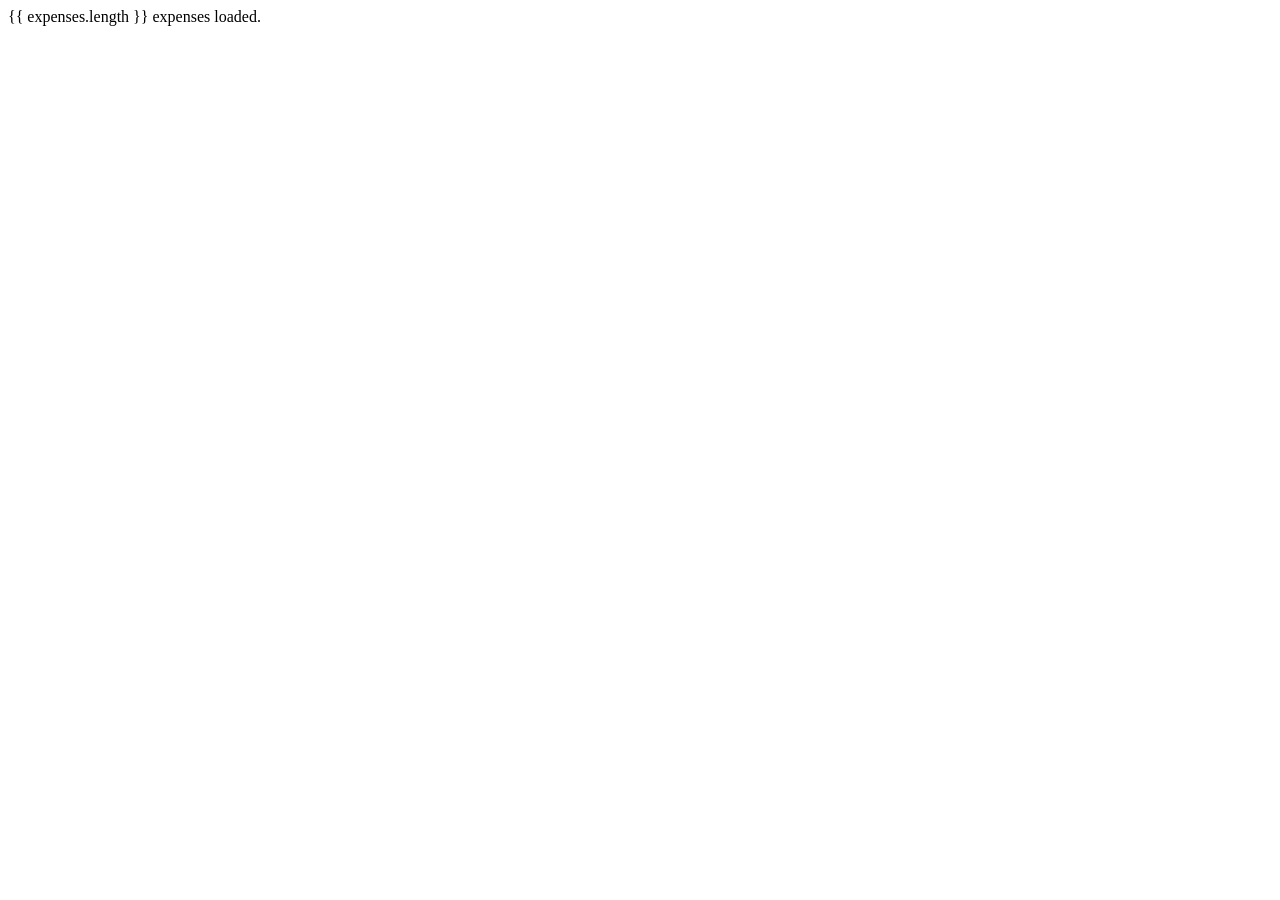
<file: cmps3141-hci-26s1-as-3-amber-bobby/expenses/index.html>
<!--CMPS3141-HCI - AS3-26S1
Collaborators:
Date: Sept.17.26
 -->
<!DOCTYPE html>
<html lang="en">
  <head>
    <meta charset="UTF-8" />
    <meta name="viewport" content="width=device-width, initial-scale=1.0" />
    <title>Expenses</title>
    <link rel="stylesheet" href="style.css" />
  </head>
  <body>
    <div id="app">
      <!-- Replace cmps3141-as3-css_app-25s1 below with your repo name (cmps3141-as3-css_app-24s1-yourusername) so you can save!  -->
      <ma-data
        v-model="expenses"
        src="https://github.com/UB-CMPS3141/as3-css_app-25s1/expenses/data.json"
      ></ma-data>

      <!-- App YOUR UI here -->

      <!-- Delete this line when you write your actual UI -->
      {{ expenses.length }} expenses loaded.
    </div>

    <script src="index.js" type="module"></script>
  </body>
</html>
</file>
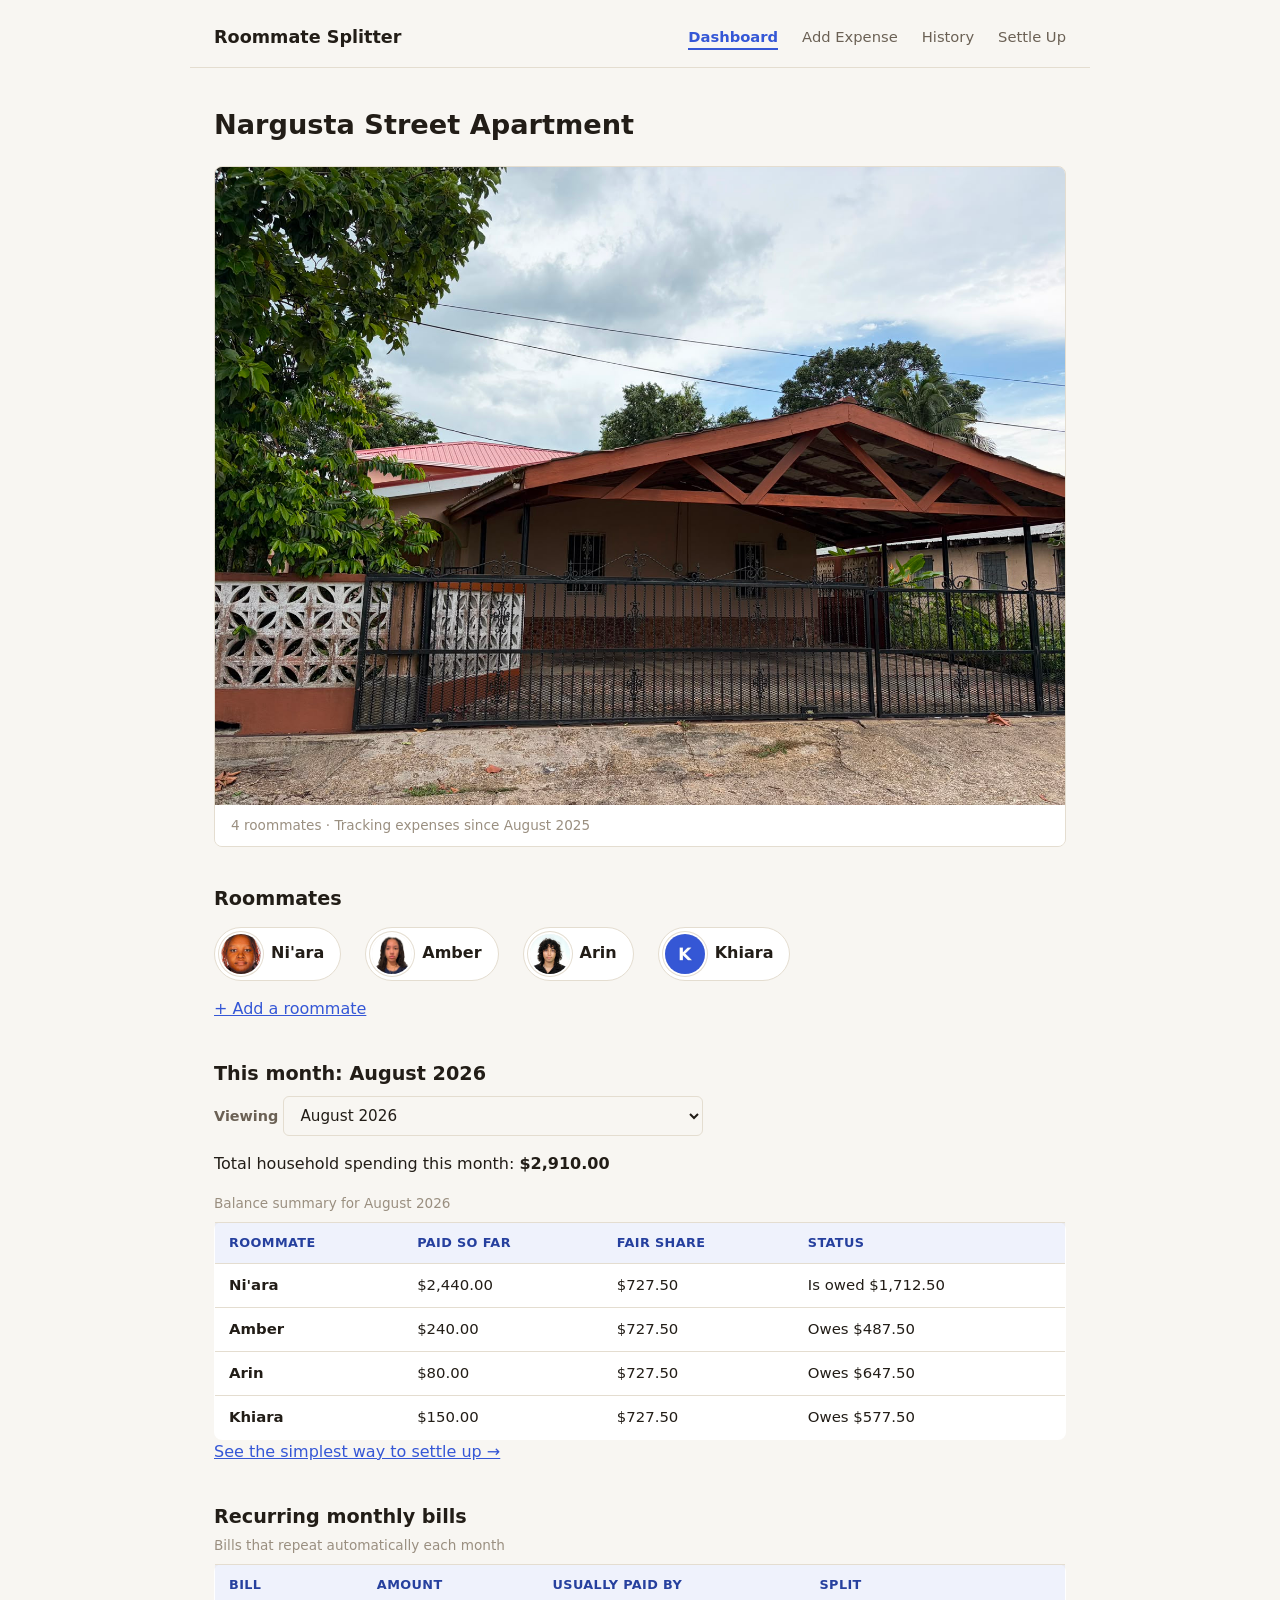
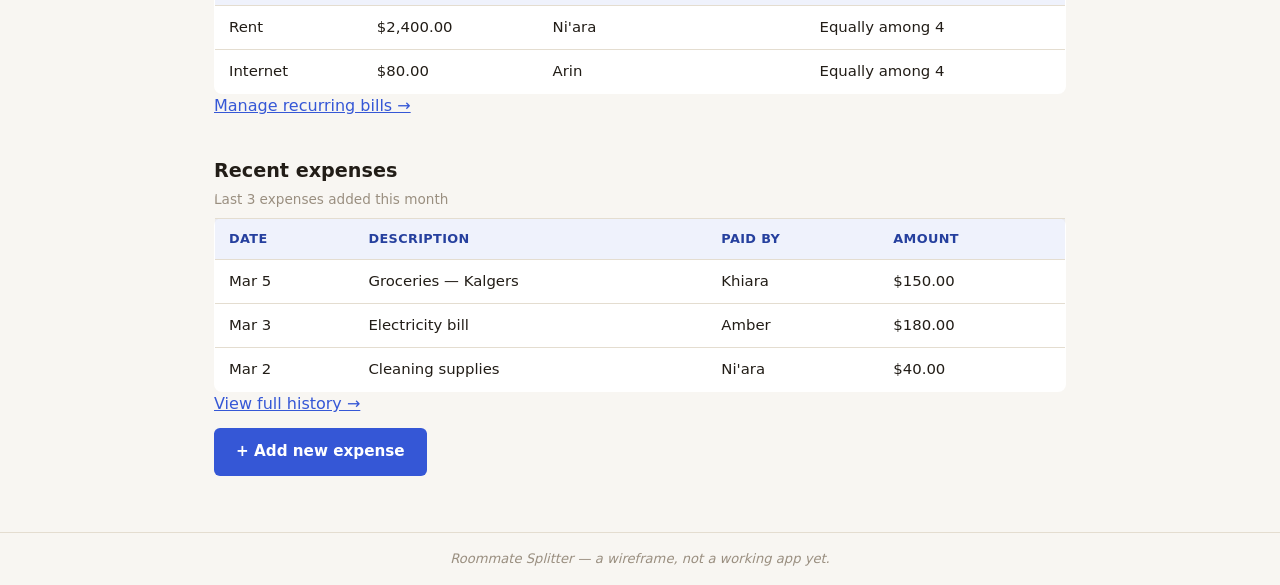
<file: cmps3141-hci-26s1-as-3-amber-bobby/expenses/exercise 2/index.html>
<!DOCTYPE html>
<html lang="en">
<head>
  <meta charset="UTF-8">
  <meta name="viewport" content="width=device-width, initial-scale=1.0">
  <title>21 Nargusta Street — Roommate Splitter</title>
  <meta name="description" content="Dashboard showing shared household expenses and balances for Nargusta Street apartment.">
</head>
<body>
  <link rel="stylesheet" href="style.css">
  <link href="index.js">
 
  
  <a class="skip-link" href="#main">Skip to main content</a>

  <header>
    <p class="site-title">Roommate Splitter</p>
    <nav aria-label="Primary">
      <ul>
        <li><a href="index.html" aria-current="page">Dashboard</a></li>
        <li><a href="add-expense.html">Add Expense</a></li>
        <li><a href="history.html">History</a></li>
        <li><a href="settle-up.html">Settle Up</a></li>

      </ul>
    </nav>
  </header>

  <main id="main">
    <h1>Nargusta Street Apartment</h1>

    <figure>
      <img src="images/house.jpeg" alt="Photo of the Nargusta Street apartment building, gated entrance and covered carport" width="500" height="300">
      <figcaption>4 roommates · Tracking expenses since <time datetime="2025-08-01">August 2025</time></figcaption>
    </figure>

    <section aria-labelledby="members-heading">
      <h2 id="members-heading">Roommates</h2>
      <ul class="member-list">
        <li>
          <img src="images/niara.jpeg" alt="" width="48" height="48">
          Ni'ara
        </li>
        <li>
          <img src="images/amber.jpeg" alt="" width="48" height="48">
          Amber
        </li>
        <li>
          <img src="images/arin.jpeg" alt="" width="48" height="48">
          Arin
        </li>
        <li>
          <img src="images/khiara.jpg" alt="" width="48" height="48">
          Khiara
        </li>
      </ul>
      <p><a href="add-expense.html">+ Add a roommate</a></p>
    </section>

    <section aria-labelledby="month-heading">
      <h2 id="month-heading">This month: August 2026</h2>
      <p>
        <label for="month-select">Viewing</label>
        <select id="month-select" name="month-select">
          <option selected>August 2026</option>
          <option>July 2026</option>
          <option>June 2026</option>
          <option>May 2026</option>
          <option>April 2026</option>
          <option>March 2026</option>
          <option>February 2026</option>
          <option>January 2026</option>
        </select>
      </p>
      <p>Total household spending this month: <strong>$2,910.00</strong></p>

      <table>
        <caption>Balance summary for August 2026</caption>
        <thead>
          <tr>
            <th scope="col">Roommate</th>
            <th scope="col">Paid so far</th>
            <th scope="col">Fair share</th>
            <th scope="col">Status</th>
          </tr>
        </thead>
        <tbody>
          <tr>
            <th scope="row">Ni'ara</th>
            <td>$2,440.00</td>
            <td>$727.50</td>
            <td>Is owed $1,712.50</td>
          </tr>
          <tr>
            <th scope="row">Amber</th>
            <td>$240.00</td>
            <td>$727.50</td>
            <td>Owes $487.50</td>
          </tr>
          <tr>
            <th scope="row">Arin</th>
            <td>$80.00</td>
            <td>$727.50</td>
            <td>Owes $647.50</td>
          </tr>
          <tr>
            <th scope="row">Khiara</th>
            <td>$150.00</td>
            <td>$727.50</td>
            <td>Owes $577.50</td>
          </tr>
        </tbody>
      </table>

      <p><a href="settle-up.html">See the simplest way to settle up →</a></p>
    </section>

    <section aria-labelledby="recurring-heading">
      <h2 id="recurring-heading">Recurring monthly bills</h2>
      <table>
        <caption>Bills that repeat automatically each month</caption>
        <thead>
          <tr>
            <th scope="col">Bill</th>
            <th scope="col">Amount</th>
            <th scope="col">Usually paid by</th>
            <th scope="col">Split</th>
          </tr>
        </thead>
        <tbody>
          <tr>
            <td>Rent</td>
            <td>$2,400.00</td>
            <td>Ni'ara</td>
            <td>Equally among 4</td>
          </tr>
          <tr>
            <td>Internet</td>
            <td>$80.00</td>
            <td>Arin</td>
            <td>Equally among 4</td>
          </tr>
        </tbody>
      </table>
      <p><a href="add-expense.html">Manage recurring bills →</a></p>
    </section>

    <section aria-labelledby="recent-heading">
      <h2 id="recent-heading">Recent expenses</h2>
      <table>
        <caption>Last 3 expenses added this month</caption>
        <thead>
          <tr>
            <th scope="col">Date</th>
            <th scope="col">Description</th>
            <th scope="col">Paid by</th>
            <th scope="col">Amount</th>
          </tr>
        </thead>
        <tbody>
          <tr>
            <td><time datetime="2026-03-05">Mar 5</time></td>
            <td>Groceries — Kalgers</td>
            <td>Khiara</td>
            <td>$150.00</td>
          </tr>
          <tr>
            <td><time datetime="2026-03-03">Mar 3</time></td>
            <td>Electricity bill</td>
            <td>Amber</td>
            <td>$180.00</td>
          </tr>
          <tr>
            <td><time datetime="2026-03-02">Mar 2</time></td>
            <td>Cleaning supplies</td>
            <td>Ni'ara</td>
            <td>$40.00</td>
          </tr>
        </tbody>
      </table>
      <p><a href="history.html">View full history →</a></p>
    </section>

    <p>
      <a href="add-expense.html" class="button-link">+ Add new expense</a>
    </p>
  </main>

  <footer>
    <p>Roommate Splitter — a wireframe, not a working app yet.</p>
  </footer>

</body>
</html>
</file>
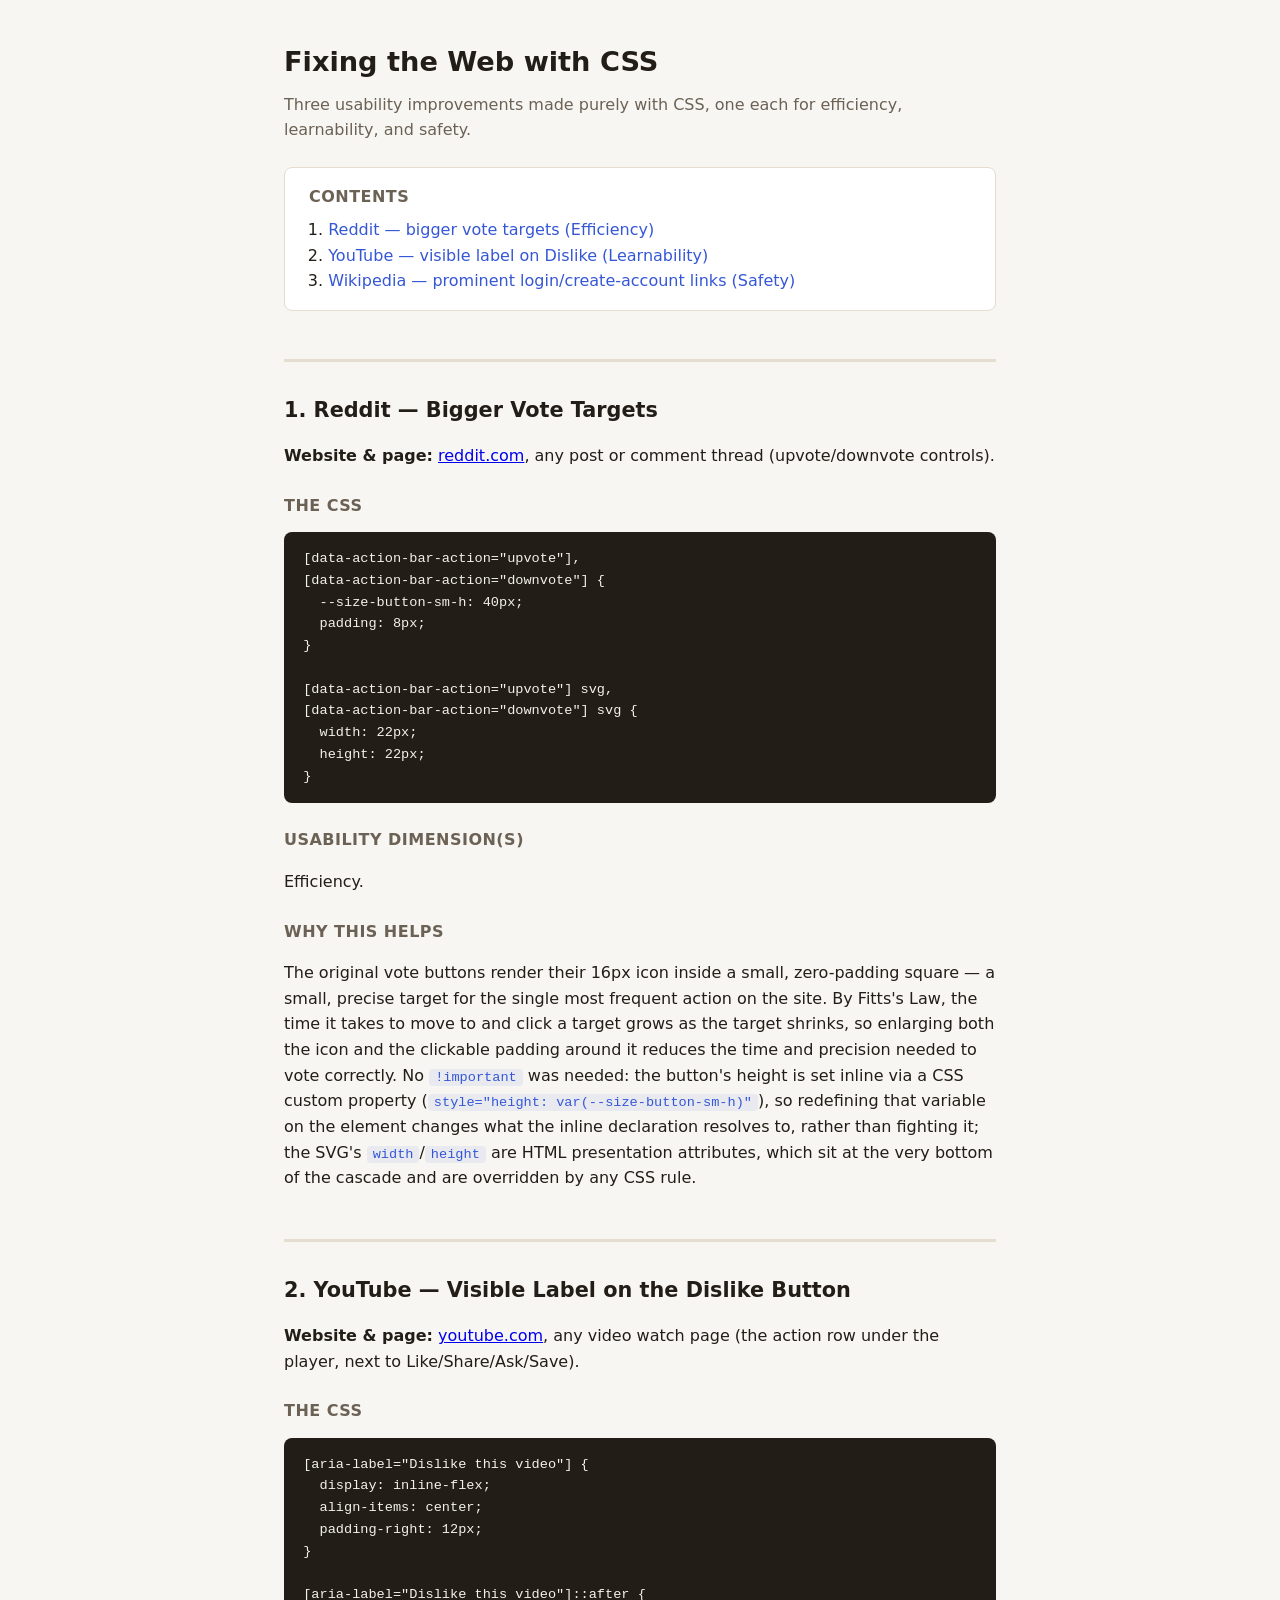
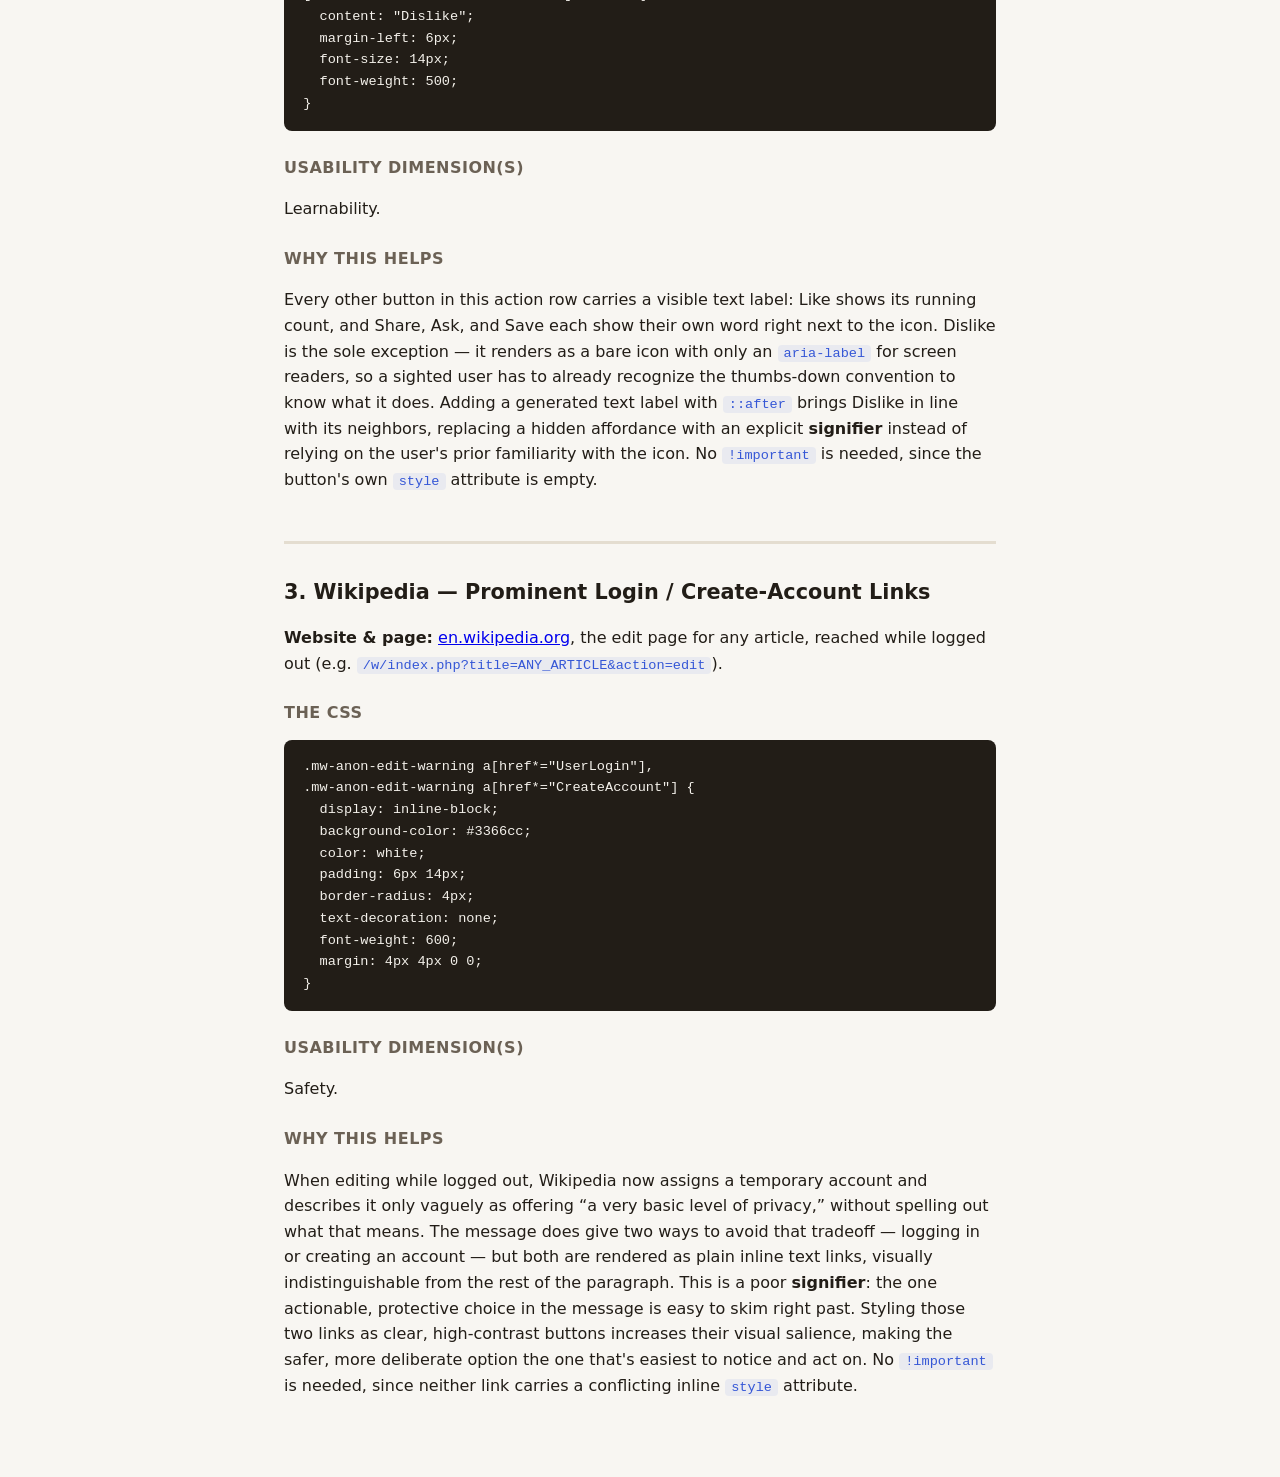
<file: cmps3141-hci-26s1-as-3-amber-bobby/fix-with-css/exercise 1/index.html>
<!DOCTYPE html>
<html lang="en">
  <head>
    <meta charset="UTF-8" />
    <meta http-equiv="X-UA-Compatible" content="IE=edge" />
    <meta name="viewport" content="width=device-width, initial-scale=1.0" />
    <title>Fix the Web with CSS!</title>
    <link rel="stylesheet" href="style.css" />
  </head>
  <body>
    <main>
      <h1>Fixing the Web with CSS</h1>
      <p>
        Three usability improvements made purely with CSS, one each for
        efficiency, learnability, and safety.
      </p>

      <nav aria-label="Table of contents">
        <h2>Contents</h2>
        <ol>
          <li><a href="#reddit-fix">Reddit &mdash; bigger vote targets (Efficiency)</a></li>
          <li><a href="#youtube-fix">YouTube &mdash; visible label on Dislike (Learnability)</a></li>
          <li><a href="#wikipedia-fix">Wikipedia &mdash; prominent login/create-account links (Safety)</a></li>
        </ol>
      </nav>

      <article id="reddit-fix">
        <h2>1. Reddit &mdash; Bigger Vote Targets</h2>
        <p>
          <strong>Website &amp; page:</strong>
          <a href="https://www.reddit.com">reddit.com</a>, any post or comment
          thread (upvote/downvote controls).
        </p>

        <h3>The CSS</h3>
        <pre><code>[data-action-bar-action="upvote"],
[data-action-bar-action="downvote"] {
  --size-button-sm-h: 40px;
  padding: 8px;
}

[data-action-bar-action="upvote"] svg,
[data-action-bar-action="downvote"] svg {
  width: 22px;
  height: 22px;
}</code></pre>

        <h3>Usability dimension(s)</h3>
        <p>Efficiency.</p>

        <h3>Why this helps</h3>
        <p>
          The original vote buttons render their 16px icon inside a small,
          zero-padding square &mdash; a small, precise target for the single
          most frequent action on the site. By Fitts's Law, the time it
          takes to move to and click a target grows as the target shrinks,
          so enlarging both the icon and the clickable padding around it
          reduces the time and precision needed to vote correctly. No
          <code>!important</code> was needed: the button's height is set
          inline via a CSS custom property
          (<code>style="height: var(--size-button-sm-h)"</code>), so
          redefining that variable on the element changes what the inline
          declaration resolves to, rather than fighting it; the SVG's
          <code>width</code>/<code>height</code> are HTML presentation
          attributes, which sit at the very bottom of the cascade and are
          overridden by any CSS rule.
        </p>
      </article>

      <article id="youtube-fix">
        <h2>2. YouTube &mdash; Visible Label on the Dislike Button</h2>
        <p>
          <strong>Website &amp; page:</strong>
          <a href="https://www.youtube.com">youtube.com</a>, any video watch
          page (the action row under the player, next to Like/Share/Ask/Save).
        </p>

        <h3>The CSS</h3>
        <pre><code>[aria-label="Dislike this video"] {
  display: inline-flex;
  align-items: center;
  padding-right: 12px;
}

[aria-label="Dislike this video"]::after {
  content: "Dislike";
  margin-left: 6px;
  font-size: 14px;
  font-weight: 500;
}</code></pre>

        <h3>Usability dimension(s)</h3>
        <p>Learnability.</p>

        <h3>Why this helps</h3>
        <p>
          Every other button in this action row carries a visible text label:
          Like shows its running count, and Share, Ask, and Save each show
          their own word right next to the icon. Dislike is the sole
          exception &mdash; it renders as a bare icon with only an
          <code>aria-label</code> for screen readers, so a sighted user has
          to already recognize the thumbs-down convention to know what it
          does. Adding a generated text label with <code>::after</code>
          brings Dislike in line with its neighbors, replacing a hidden
          affordance with an explicit <strong>signifier</strong> instead of
          relying on the user's prior familiarity with the icon. No
          <code>!important</code> is needed, since the button's own
          <code>style</code> attribute is empty.
        </p>
       </article>

      <article id="wikipedia-fix">
        <h2>3. Wikipedia &mdash; Prominent Login / Create-Account Links</h2>
        <p>
          <strong>Website &amp; page:</strong>
          <a href="https://en.wikipedia.org">en.wikipedia.org</a>, the edit
          page for any article, reached while logged out
          (e.g. <code>/w/index.php?title=ANY_ARTICLE&amp;action=edit</code>).
        </p>

        <h3>The CSS</h3>
        <pre><code>.mw-anon-edit-warning a[href*="UserLogin"],
.mw-anon-edit-warning a[href*="CreateAccount"] {
  display: inline-block;
  background-color: #3366cc;
  color: white;
  padding: 6px 14px;
  border-radius: 4px;
  text-decoration: none;
  font-weight: 600;
  margin: 4px 4px 0 0;
}</code></pre>

        <h3>Usability dimension(s)</h3>
        <p>Safety.</p>

        <h3>Why this helps</h3>
        <p>
          When editing while logged out, Wikipedia now assigns a temporary
          account and describes it only vaguely as offering
          &ldquo;a very basic level of privacy,&rdquo; without spelling out
          what that means. The message does give two ways to avoid that
          tradeoff &mdash; logging in or creating an account &mdash; but both
          are rendered as plain inline text links, visually
          indistinguishable from the rest of the paragraph. This is a poor
          <strong>signifier</strong>: the one actionable, protective choice
          in the message is easy to skim right past. Styling those two links
          as clear, high-contrast buttons increases their visual salience,
          making the safer, more deliberate option the one that's easiest to
          notice and act on. No <code>!important</code> is needed, since
          neither link carries a conflicting inline <code>style</code>
          attribute.
        </p>
      </article>
    </main>
  </body>
</html>
</file>
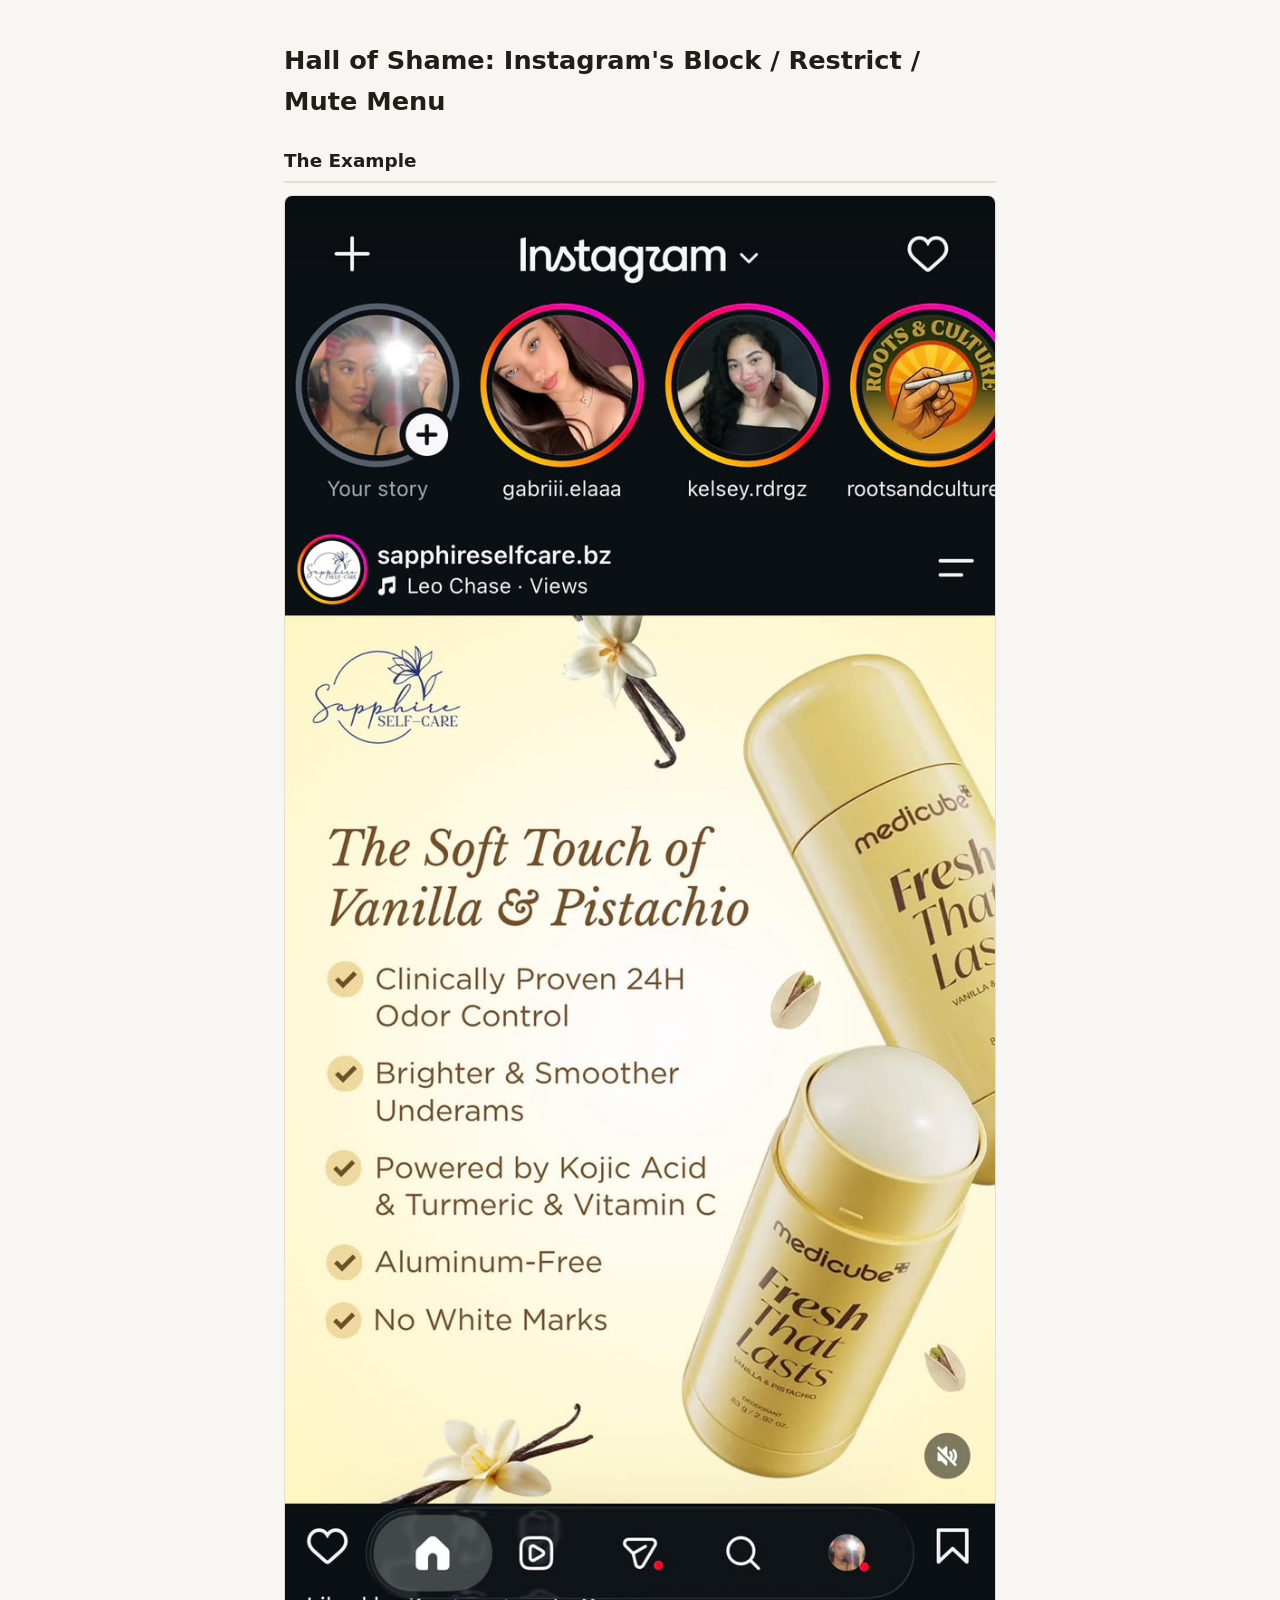
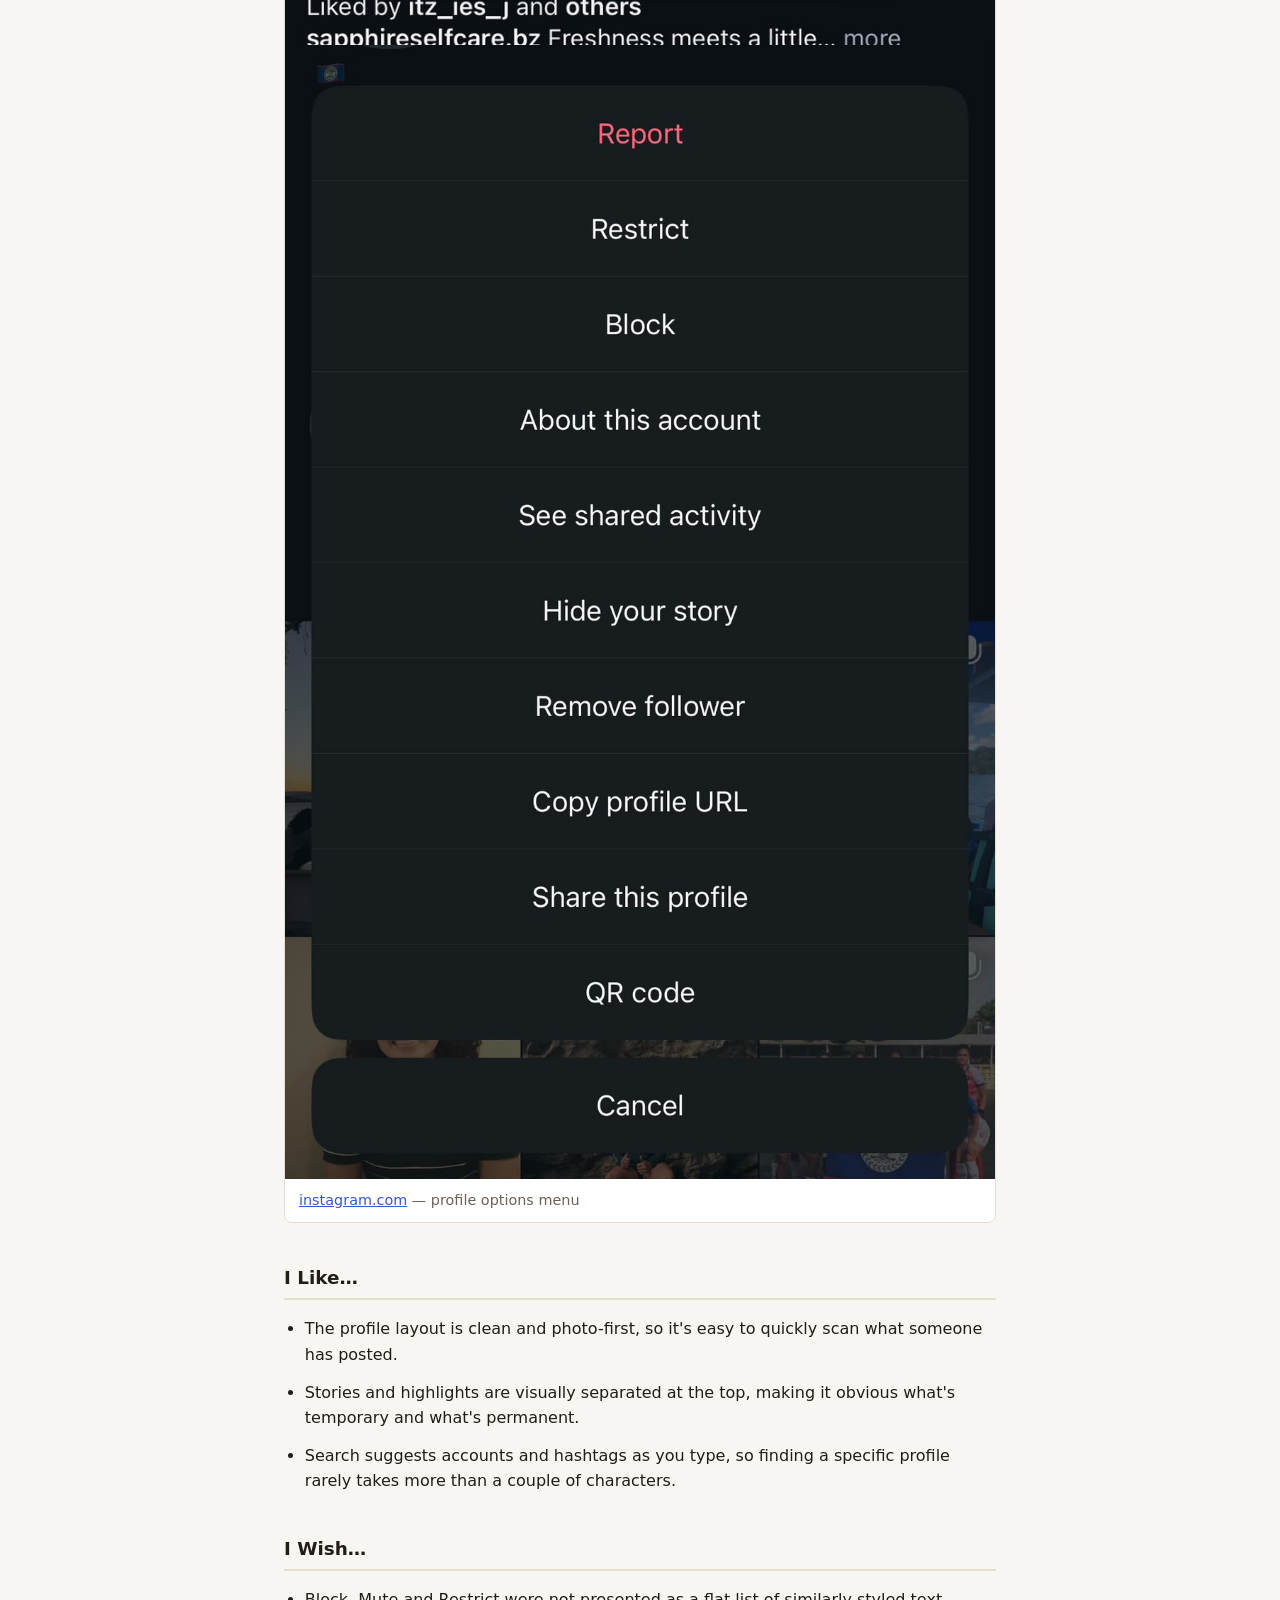
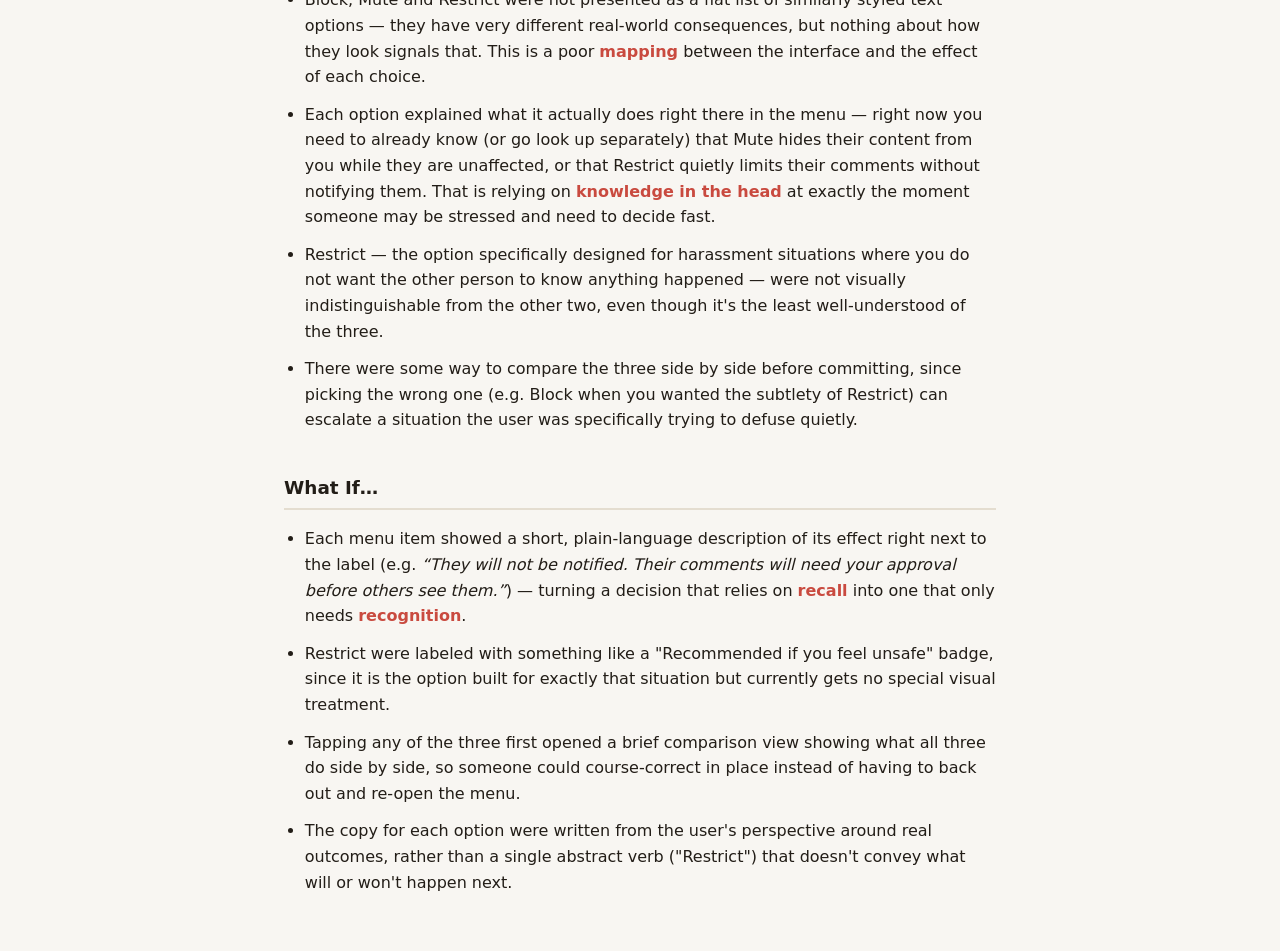
<file: cmps3141-hci-26s1-as-3-amber-bobby/hall-of-fame-shame/exercise 3/index.html>
<!DOCTYPE html>
<html lang="en">
  <head>
    <meta charset="UTF-8" />
    <meta name="viewport" content="width=device-width, initial-scale=1.0" />
    <title>Hall of Fame or Shame (Safety)</title>
    <link rel="stylesheet" href="style.css" />
  </head>
  <body>
    <main>
      <h1>Hall of Shame: Instagram's Block / Restrict / Mute Menu</h1>

      <section aria-labelledby="example-heading">
        <h2 id="example-heading">The Example</h2>
        <figure>
          <img src="images/ss1.jpeg" >
          <img src="images/ss2.jpeg" >
          <figcaption>
            <a href="https://www.instagram.com">instagram.com</a> &mdash; profile options menu
          </figcaption>
        </figure>
      </section>

      <section aria-labelledby="like-heading">
        <h2 id="like-heading">I Like&hellip;</h2>
        <ul>
          <li>The profile layout is clean and photo-first, so it's easy to quickly scan what someone has posted.</li>
          <li>Stories and highlights are visually separated at the top, making it obvious what's temporary and what's permanent.</li>
          <li>Search suggests accounts and hashtags as you type, so finding a specific profile rarely takes more than a couple of characters.</li>
        </ul>
      </section>

      <section aria-labelledby="wish-heading">
        <h2 id="wish-heading">I Wish&hellip;</h2>
        <ul>
          <li>Block, Mute and Restrict were not presented as a flat list of similarly styled text options &mdash; they have very different real-world consequences, but nothing about how they look signals that. This is a poor <strong>mapping</strong> between the interface and the effect of each choice.</li>
          <li>Each option explained what it actually does right there in the menu &mdash; right now you need to already know (or go look up separately) that Mute hides their content from you while they are unaffected, or that Restrict quietly limits their comments without notifying them. That is relying on <strong>knowledge in the head</strong> at exactly the moment someone may be stressed and need to decide fast.</li>
          <li>Restrict &mdash; the option specifically designed for harassment situations where you do not want the other person to know anything happened &mdash; were not visually indistinguishable from the other two, even though it's the least well-understood of the three.</li>
          <li>There were some way to compare the three side by side before committing, since picking the wrong one (e.g. Block when you wanted the subtlety of Restrict) can escalate a situation the user was specifically trying to defuse quietly.</li>
        </ul>
      </section>

      <section aria-labelledby="whatif-heading">
        <h2 id="whatif-heading">What If&hellip;</h2>
        <ul>
          <li>Each menu item showed a short, plain-language description of its effect right next to the label (e.g. <q>They will not be notified. Their comments will need your approval before others see them.</q>) &mdash; turning a decision that relies on <strong>recall</strong> into one that only needs <strong>recognition</strong>.</li>
          <li>Restrict were labeled with something like a "Recommended if you feel unsafe" badge, since it is the option built for exactly that situation but currently gets no special visual treatment.</li>
          <li>Tapping any of the three first opened a brief comparison view showing what all three do side by side, so someone could course-correct in place instead of having to back out and re-open the menu.</li>
          <li>The copy for each option were written from the user's perspective around real outcomes, rather than a single abstract verb ("Restrict") that doesn't convey what will or won't happen next.</li>
        </ul>
      </section>
    </main>
  </body>
</html>
</file>
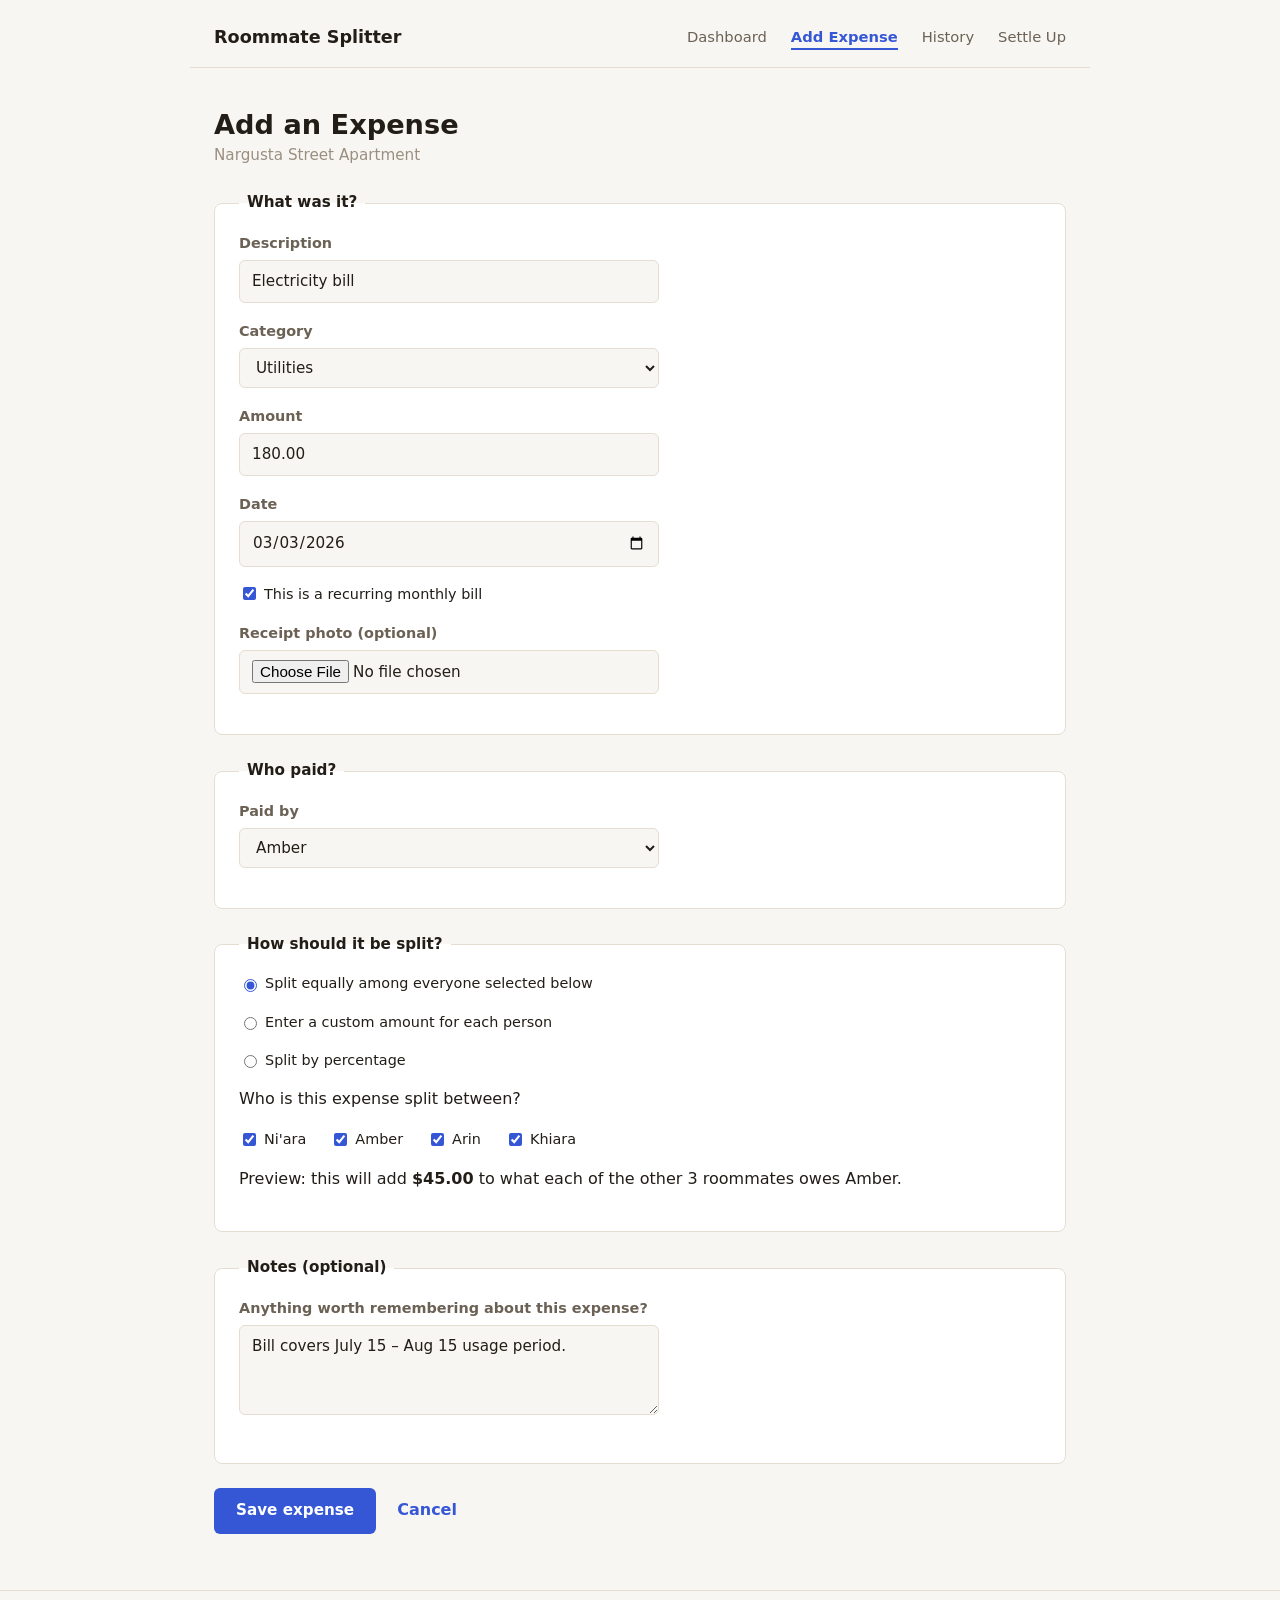
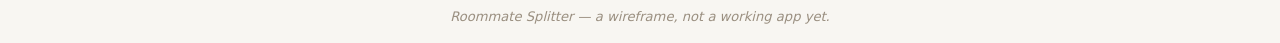
<file: cmps3141-hci-26s1-as-3-amber-bobby/expenses/exercise 2/add-expense.html>
<!DOCTYPE html>
<html lang="en">
<head>
  <meta charset="UTF-8">
  <meta name="viewport" content="width=device-width, initial-scale=1.0">
  <title>Add Expense — Roommate Splitter</title>
  <meta name="description" content="Form for adding a new shared household expense.">
</head>

<body>

  <link rel="stylesheet" href="style.css">
  <link rel="js" href="index.js">

  <a class="skip-link" href="#main">Skip to main content</a>

  <header>
    <p class="site-title">Roommate Splitter</p>
    <nav aria-label="Primary">
      <ul>
        <li><a href="index.html">Dashboard</a></li>
        <li><a href="add-expense.html" aria-current="page">Add Expense</a></li>
        <li><a href="history.html">History</a></li>
        <li><a href="settle-up.html">Settle Up</a></li>
        
      </ul>
    </nav>
  </header>

  <main id="main">
    <h1>Add an Expense</h1>
    <p>Nargusta Street Apartment</p>

    <form>
      <fieldset>
        <legend>What was it?</legend>

        <p>
          <label for="description">Description</label><br>
          <input type="text" id="description" name="description" value="Electricity bill" required>
        </p>

        <p>
          <label for="category">Category</label><br>
          <select id="category" name="category">
            <option>Rent</option>
            <option selected>Utilities</option>
            <option>Groceries</option>
            <option>Household supplies</option>
            <option>Furniture &amp; repairs</option>
            <option>Other</option>
          </select>
        </p>

        <p>
          <label for="amount">Amount</label><br>
          <input type="number" id="amount" name="amount" min="0" step="0.01" value="180.00" required>
        </p>

        <p>
          <label for="date">Date</label><br>
          <input type="date" id="date" name="date" value="2026-03-03" required>
        </p>

        <p>
          <input type="checkbox" id="recurring" name="recurring" checked>
          <label for="recurring">This is a recurring monthly bill</label>
        </p>

        <p>
          <label for="receipt">Receipt photo (optional)</label><br>
          <input type="file" id="receipt" name="receipt" accept="image/*">
        </p>
      </fieldset>

      <fieldset>
        <legend>Who paid?</legend>
        <p>
          <label for="paid-by">Paid by</label><br>
          <select id="paid-by" name="paid-by" required>
            <option>Ni'ara</option>
            <option selected>Amber</option>
            <option>Arin</option>
            <option>Khiara</option>
          </select>
        </p>
      </fieldset>

      <fieldset>
        <legend>How should it be split?</legend>

        <p>
          <input type="radio" id="split-equal" name="split-method" value="equal" checked>
          <label for="split-equal">Split equally among everyone selected below</label>
        </p>
        <p>
          <input type="radio" id="split-custom" name="split-method" value="custom">
          <label for="split-custom">Enter a custom amount for each person</label>
        </p>
        <p>
          <input type="radio" id="split-percent" name="split-method" value="percent">
          <label for="split-percent">Split by percentage</label>
        </p>

        <p>Who is this expense split between?</p>
        <ul class="checkbox-list">
          <li>
            <input type="checkbox" id="split-maya" name="split-with" value="maya" checked>
            <label for="split-maya">Ni'ara</label>
          </li>
          <li>
            <input type="checkbox" id="split-diego" name="split-with" value="diego" checked>
            <label for="split-diego">Amber</label>
          </li>
          <li>
            <input type="checkbox" id="split-priya" name="split-with" value="priya" checked>
            <label for="split-priya">Arin</label>
          </li>
          <li>
            <input type="checkbox" id="split-chris" name="split-with" value="chris" checked>
            <label for="split-chris">Khiara</label>
          </li>
        </ul>

        <p>
          Preview: this will add <strong>$45.00</strong> to what each of the
          other 3 roommates owes Amber.
        </p>
      </fieldset>

      <fieldset>
        <legend>Notes (optional)</legend>
        <p>
          <label for="notes">Anything worth remembering about this expense?</label><br>
          <textarea id="notes" name="notes" rows="3" cols="40">Bill covers July 15 &ndash; Aug 15 usage period.</textarea>
        </p>
      </fieldset>

      <p>
        <button type="submit">Save expense</button>
        <a href="index.html">Cancel</a>
      </p>
    </form>
  </main>

  <footer>
    <p>Roommate Splitter — a wireframe, not a working app yet.</p>
  </footer>

</body>
</html>
</file>
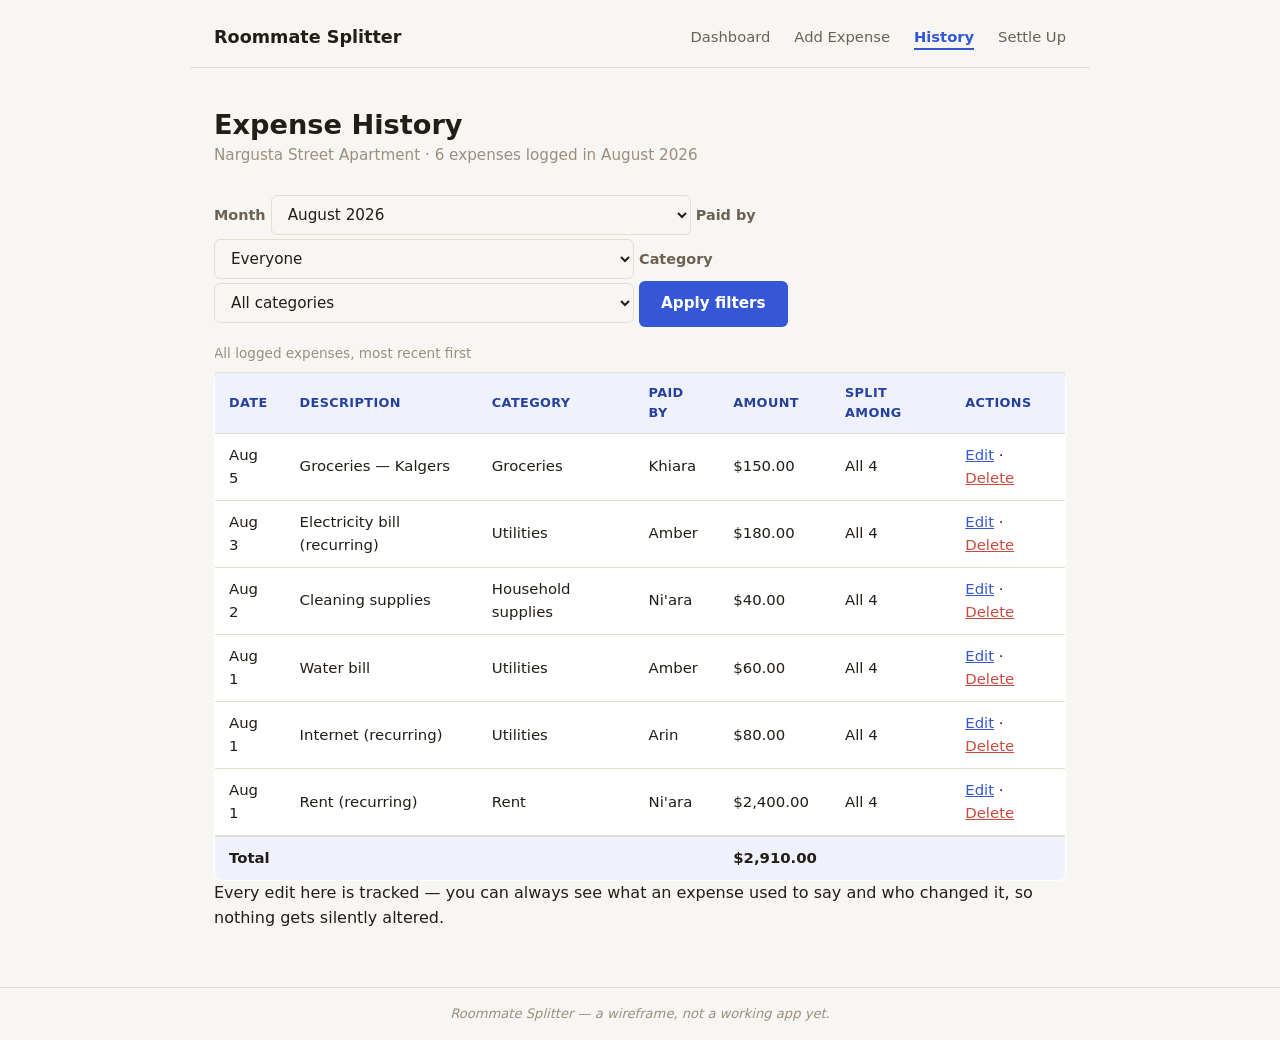
<file: cmps3141-hci-26s1-as-3-amber-bobby/expenses/exercise 2/history.html>
<!DOCTYPE html>
<html lang="en">
<head>
  <meta charset="UTF-8">
  <meta name="viewport" content="width=device-width, initial-scale=1.0">
  <title>History — Roommate Splitter</title>
  <meta name="description" content="Full history of shared household expenses for Nargusta Street apartment.">
</head>
<body>
  <link rel="stylesheet" href="style.css">
  <link rel="js" href="index.js">

  <a class="skip-link" href="#main">Skip to main content</a>

  <header>
    <p class="site-title">Roommate Splitter</p>
    <nav aria-label="Primary">
      <ul>
        <li><a href="index.html">Dashboard</a></li>
        <li><a href="add-expense.html">Add Expense</a></li>
        <li><a href="history.html" aria-current="page">History</a></li>
        <li><a href="settle-up.html">Settle Up</a></li>
      </ul>
    </nav>
  </header>

  <main id="main">
    <h1>Expense History</h1>
    <p>Nargusta Street Apartment · 6 expenses logged in August 2026</p>

    <form aria-label="Filter history">
      <p>
        <label for="filter-month">Month</label>
        <select id="filter-month" name="filter-month">
          <option selected>August 2026</option>
          <option>July 2026</option>
          <option>June 2026</option>
          <option>May 2026</option>
          <option>April 2026</option>
          <option>March 2026</option>
          <option>February 2026</option>
          <option>January 2026</option>
          <option>All time</option>
        </select>

        <label for="filter-person">Paid by</label>
        <select id="filter-person" name="filter-person">
          <option selected>Everyone</option>
          <option>Ni'ara</option>
          <option>Amber</option>
          <option>Arin</option>
          <option>Khiara</option>
        </select>

        <label for="filter-category">Category</label>
        <select id="filter-category" name="filter-category">
          <option selected>All categories</option>
          <option>Rent</option>
          <option>Utilities</option>
          <option>Groceries</option>
          <option>Household supplies</option>
        </select>

        <button type="submit">Apply filters</button>
      </p>
    </form>

    <table>
      <caption>All logged expenses, most recent first</caption>
      <thead>
        <tr>
          <th scope="col">Date</th>
          <th scope="col">Description</th>
          <th scope="col">Category</th>
          <th scope="col">Paid by</th>
          <th scope="col">Amount</th>
          <th scope="col">Split among</th>
          <th scope="col">Actions</th>
        </tr>
      </thead>
      <tbody>
        <tr>
          <td><time datetime="2026-03-05">Aug 5</time></td>
          <td>Groceries — Kalgers</td>
          <td>Groceries</td>
          <td>Khiara</td>
          <td>$150.00</td>
          <td>All 4</td>
          <td>
            <a href="add-expense.html">Edit</a> ·
            <button type="button">Delete</button>
          </td>
        </tr>
        <tr>
          <td><time datetime="2026-03-03">Aug 3</time></td>
          <td>Electricity bill (recurring)</td>
          <td>Utilities</td>
          <td>Amber</td>
          <td>$180.00</td>
          <td>All 4</td>
          <td>
            <a href="add-expense.html">Edit</a> ·
            <button type="button">Delete</button>
          </td>
        </tr>
        <tr>
          <td><time datetime="2026-03-02">Aug 2</time></td>
          <td>Cleaning supplies</td>
          <td>Household supplies</td>
          <td>Ni'ara</td>
          <td>$40.00</td>
          <td>All 4</td>
          <td>
            <a href="add-expense.html">Edit</a> ·
            <button type="button">Delete</button>
          </td>
        </tr>
        <tr>
          <td><time datetime="2026-03-01">Aug 1</time></td>
          <td>Water bill</td>
          <td>Utilities</td>
          <td>Amber</td>
          <td>$60.00</td>
          <td>All 4</td>
          <td>
            <a href="add-expense.html">Edit</a> ·
            <button type="button">Delete</button>
          </td>
        </tr>
        <tr>
          <td><time datetime="2026-03-01">Aug 1</time></td>
          <td>Internet (recurring)</td>
          <td>Utilities</td>
          <td>Arin</td>
          <td>$80.00</td>
          <td>All 4</td>
          <td>
            <a href="add-expense.html">Edit</a> ·
            <button type="button">Delete</button>
          </td>
        </tr>
        <tr>
          <td><time datetime="2026-03-01">Aug 1</time></td>
          <td>Rent (recurring)</td>
          <td>Rent</td>
          <td>Ni'ara</td>
          <td>$2,400.00</td>
          <td>All 4</td>
          <td>
            <a href="add-expense.html">Edit</a> ·
            <button type="button">Delete</button>
          </td>
        </tr>
      </tbody>
      <tfoot>
        <tr>
          <th scope="row">Total</th>
          <td></td>
          <td></td>
          <td></td>
          <td>$2,910.00</td>
          <td></td>
          <td></td>
        </tr>
      </tfoot>
    </table>

    <p>
      Every edit here is tracked — you can always see what an expense used to
      say and who changed it, so nothing gets silently altered.
    </p>
  </main>

  <footer>
    <p>Roommate Splitter — a wireframe, not a working app yet.</p>
  </footer>

</body>
</html>
</file>
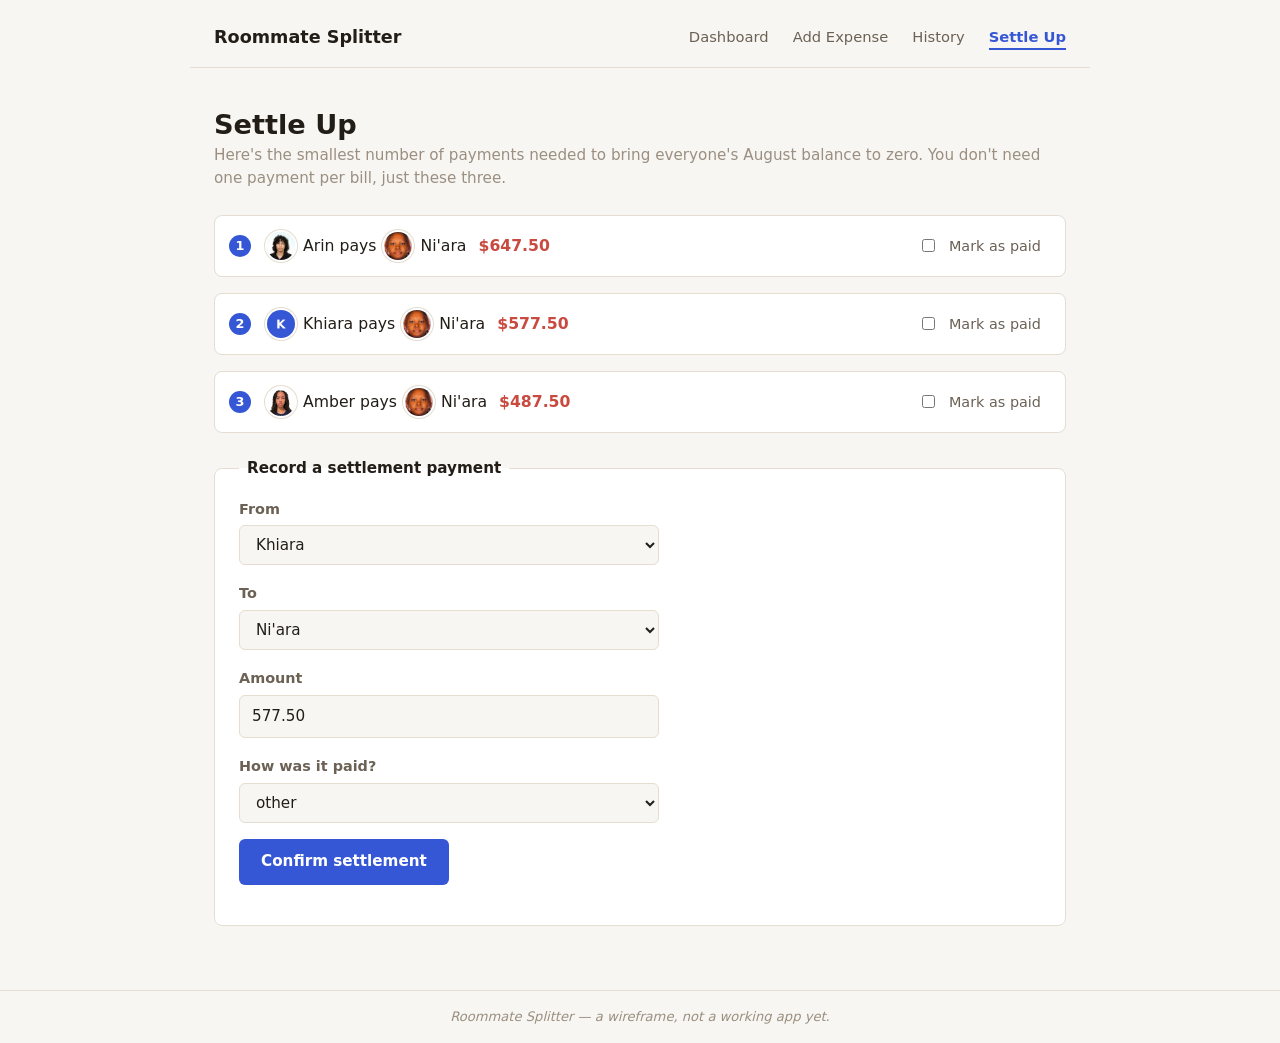
<file: cmps3141-hci-26s1-as-3-amber-bobby/expenses/exercise 2/settle-up.html>
<!DOCTYPE html>
<html lang="en">
<head>
  <meta charset="UTF-8">
  <meta name="viewport" content="width=device-width, initial-scale=1.0">
  <title>Settle Up — Roommate Splitter</title>
  <meta name="description" content="Suggested payments to settle all balances among Nargusta Street roommates.">
</head>
<body>
  <link rel="stylesheet" href="style.css">
  <link rel="js" href="index.js">

  <a class="skip-link" href="#main">Skip to main content</a>

  <header>
    <p class="site-title">Roommate Splitter</p>
    <nav aria-label="Primary">
      <ul>
        <li><a href="index.html">Dashboard</a></li>
        <li><a href="add-expense.html">Add Expense</a></li>
        <li><a href="history.html">History</a></li>
        <li><a href="settle-up.html" aria-current="page">Settle Up</a></li>
      </ul>
    </nav>
  </header>

  <main id="main">
    <h1>Settle Up</h1>
    <p>
      Here's the smallest number of payments needed to bring everyone's
      August balance to zero. You don't need one payment per bill, just
      these three.
    </p>

    <ol class="settle-list">
      <li>
        <p>
          <img src="images/arin.jpeg" alt="" width="28" height="28">
          Arin pays
          <img src="images/niara.jpeg" alt="" width="28" height="28">
          Ni'ara
          <strong>$647.50</strong>
        </p>
        <p>
          <label for="mark-1">
            <input type="checkbox" id="mark-1" name="mark-settled">
            Mark as paid
          </label>
        </p>
      </li>
      <li>
        <p>
          <img src="images/khiara.jpg" alt="" width="28" height="28">
          Khiara pays
          <img src="images/niara.jpeg" alt="" width="28" height="28">
          Ni'ara
          <strong>$577.50</strong>
        </p>
        <p>
          <label for="mark-2">
            <input type="checkbox" id="mark-2" name="mark-settled">
            Mark as paid
          </label>
        </p>
      </li>
      <li>
        <p>
          <img src="images/amber.jpeg" alt="" width="28" height="28">
          Amber pays
          <img src="images/niara.jpeg" alt="" width="28" height="28">
          Ni'ara
          <strong>$487.50</strong>
        </p>
        <p>
          <label for="mark-3">
            <input type="checkbox" id="mark-3" name="mark-settled">
            Mark as paid
          </label>
        </p>
      </li>
    </ol>

    <form>
      <fieldset>
        <legend>Record a settlement payment</legend>
        <p>
          <label for="settle-from">From</label><br>
          <select id="settle-from" name="settle-from">
            <option>Arin</option>
            <option selected>Khiara</option>
            <option>Amber</option>
          </select>
        </p>
        <p>
          <label for="settle-to">To</label><br>
          <select id="settle-to" name="settle-to">
            <option selected>Ni'ara</option>
          </select>
        </p>
        <p>
          <label for="settle-amount">Amount</label><br>
          <input type="number" id="settle-amount" name="settle-amount" min="0" step="0.01" value="577.50">
        </p>
        <p>
          <label for="settle-method">How was it paid?</label><br>
          <select id="settle-method" name="settle-method">
            <option selected>other</option>
            <option>Cash</option>
            <option>Bank transfer</option>
          </select>
        </p>
        <p>
          <button type="submit">Confirm settlement</button>
        </p>
      </fieldset>
    </form>
  </main>

  <footer>
    <p>Roommate Splitter — a wireframe, not a working app yet.</p>
  </footer>

</body>
</html>
</file>
<file: cmps3141-hci-26s1-as-3-amber-bobby/expenses/style.css>
/*
CMPS3141-HCI - AS3-26S1
Collaborators:
Date: Sept.17.26
*/
</file>
<file: cmps3141-hci-26s1-as-3-amber-bobby/expenses/exercise 2/style.css>
:root{
  --bg: #f8f6f2;
  --surface: #ffffff;
  --border: #e4ddd0;
  --ink: #221d17;
  --ink-dim: #6b6155;
  --ink-faint: #9a8f80;

  --accent: #3557d6;
  --accent-dark: #26409e;
  --accent-soft: rgba(53, 87, 214, .08);

  --positive: #1f8a5f;
  --positive-soft: rgba(31, 138, 95, .12);
  --negative: #c94a3f;
  --negative-soft: rgba(201, 74, 63, .1);

  --focus: #e2a13d;

  --font: 'Plus Jakarta Sans', system-ui, sans-serif;

  --space-1: .5rem;
  --space-2: 1rem;
  --space-3: 1.5rem;
  --space-4: 2.5rem;

  --radius: 8px;
  --max-width: 900px;
}

*, *::before, *::after{ box-sizing: border-box; }

body{
  margin: 0;
  font-family: var(--font);
  color: var(--ink);
  background: var(--bg);
  line-height: 1.55;
  min-height: 100vh;
  display: grid;
  grid-template-rows: auto 1fr auto;
}

img{ max-width: 100%; }
h1, h2{ line-height: 1.25; margin: 0 0 .4rem; font-weight: 700; }
h1{ font-size: 1.7rem; }
h2{ font-size: 1.2rem; margin-top: var(--space-4); }
p{ margin: 0 0 var(--space-2); }
a{ color: var(--accent); }
a:hover{ color: var(--accent-dark); }

a:focus-visible, button:focus-visible, input:focus-visible, select:focus-visible, textarea:focus-visible{
  outline: 3px solid var(--focus);
  outline-offset: 2px;
}

/* -- Skip link ------------------------------------------------------------ */
.skip-link{
  position: absolute;
  left: -999px;
  background: var(--accent);
  color: #fff;
  padding: 10px 16px;
  border-radius: 0 0 6px 0;
  z-index: 100;
  text-decoration: none;
}
.skip-link:focus{ left: 0; top: 0; }

/* -- Header / nav ----------------------------------------------------------- */
header{
  max-width: var(--max-width);
  margin: 0 auto;
  width: 100%;
  padding: var(--space-3) var(--space-3) var(--space-2);
  display: flex;
  align-items: center;
  justify-content: space-between;
  flex-wrap: wrap;
  gap: var(--space-2);
  border-bottom: 1px solid var(--border);
}
.site-title{
  font-weight: 800;
  font-size: 1.1rem;
  margin: 0;
  color: var(--ink);
}
header nav ul{
  list-style: none;
  display: flex;
  gap: var(--space-3);
  margin: 0;
  padding: 0;
  flex-wrap: wrap;
}
header nav a{
  text-decoration: none;
  color: var(--ink-dim);
  font-size: .92rem;
  padding-bottom: 3px;
  border-bottom: 2px solid transparent;
  transition: color .15s, border-color .15s;
}
header nav a:hover{ color: var(--ink); }
header nav a[aria-current="page"]{
  color: var(--accent);
  border-bottom-color: var(--accent);
  font-weight: 600;
}

/* -- Main -------------------------------------------------------------------- */
main{
  max-width: var(--max-width);
  margin: 0 auto;
  width: 100%;
  padding: var(--space-4) var(--space-3);
}
main > p:first-of-type{ color: var(--ink-faint); font-size: .95rem; margin-top: -0.3rem; }

section{ margin-top: var(--space-4); }

/* -- Dashboard: hero figure --------------------------------------------------- */
main > figure{
  margin: var(--space-3) 0 0;
  border-radius: var(--radius);
  overflow: hidden;
  border: 1px solid var(--border);
}
main > figure img{ display: block; width: 100%; height: auto; }
main > figure figcaption{
  padding: 10px var(--space-2);
  background: var(--surface);
  font-size: .85rem;
  color: var(--ink-faint);
}

/* -- Roommate avatar list ----------------------------------------------------- */
.member-list{
  list-style: none;
  display: flex;
  flex-wrap: wrap;
  gap: var(--space-3);
  padding: 0;
  margin: var(--space-2) 0;
}
.member-list li{
  display: flex;
  align-items: center;
  gap: 10px;
  font-weight: 600;
  background: var(--surface);
  border: 1px solid var(--border);
  border-radius: 999px;
  padding: 6px 16px 6px 6px;
}
.member-list img{
  width: 40px; height: 40px;
  border-radius: 50%;
  object-fit: cover;
  background: var(--accent-soft);
  box-shadow: 0 0 0 2px var(--surface), 0 0 0 3px var(--border);
}

/* -- Tables -------------------------------------------------------------------- */
table{
  width: 100%;
  border-collapse: collapse;
  background: var(--surface);
  border: 1px solid var(--border);
  border-radius: var(--radius);
  overflow: hidden;
  font-size: .93rem;
}
caption{
  text-align: left;
  font-size: .85rem;
  color: var(--ink-faint);
  margin-bottom: 8px;
}
th, td{
  padding: 10px 14px;
  text-align: left;
  border-bottom: 1px solid var(--border);
}
thead th{
  background: var(--accent-soft);
  color: var(--accent-dark);
  font-size: .8rem;
  text-transform: uppercase;
  letter-spacing: .03em;
}
tbody tr:last-child td, tbody tr:last-child th{ border-bottom: none; }
tbody tr:hover{ background: #fbfaf7; }
tfoot th, tfoot td{
  border-top: 2px solid var(--border);
  border-bottom: none;
  font-weight: 700;
  background: var(--accent-soft);
}
td button[type="button"]{
  background: none;
  border: none;
  color: var(--negative);
  cursor: pointer;
  font: inherit;
  padding: 0;
  text-decoration: underline;
}

/* -- Forms ----------------------------------------------------------------------- */
form{ margin-top: var(--space-3); }
fieldset{
  border: 1px solid var(--border);
  border-radius: var(--radius);
  padding: var(--space-2) var(--space-3) var(--space-3);
  margin: 0 0 var(--space-3);
  background: var(--surface);
}
legend{
  font-weight: 700;
  padding: 0 8px;
  font-size: .95rem;
}
label{
  font-size: .9rem;
  font-weight: 600;
  color: var(--ink-dim);
}
input[type="text"],
input[type="number"],
input[type="date"],
input[type="file"],
select,
textarea{
  width: 100%;
  max-width: 420px;
  margin-top: 4px;
  padding: 9px 12px;
  border: 1px solid var(--border);
  border-radius: 6px;
  background: var(--bg);
  color: var(--ink);
  font: inherit;
  font-size: .95rem;
}
textarea{ resize: vertical; }

input[type="checkbox"],
input[type="radio"]{
  margin-right: 8px;
  accent-color: var(--accent);
}
fieldset p{ margin: 0 0 var(--space-2); }
fieldset p:has(input[type="checkbox"]),
fieldset p:has(input[type="radio"]){
  display: flex;
  align-items: center;
}
fieldset p:has(input[type="checkbox"]) label,
fieldset p:has(input[type="radio"]) label{
  font-weight: 400;
  color: var(--ink);
}

.checkbox-list{
  list-style: none;
  padding: 0;
  margin: var(--space-1) 0 var(--space-2);
  display: flex;
  flex-wrap: wrap;
  gap: var(--space-1) var(--space-3);
}
.checkbox-list li{ display: flex; align-items: center; }
.checkbox-list label{ font-weight: 400; color: var(--ink); }

button[type="submit"]{
  background: var(--accent);
  color: #fff;
  border: none;
  font: inherit;
  font-weight: 700;
  font-size: .95rem;
  padding: 11px 22px;
  border-radius: 6px;
  cursor: pointer;
  transition: background .15s;
}
button[type="submit"]:hover{ background: var(--accent-dark); }

form p > a{
  margin-left: var(--space-2);
  font-weight: 600;
  text-decoration: none;
}
form p > a:hover{ text-decoration: underline; }

/* -- Settle Up: settlement list --------------------------------------------------- */
.settle-list{
  list-style: none;
  counter-reset: settle;
  padding: 0;
  margin: var(--space-3) 0;
  display: flex;
  flex-direction: column;
  gap: var(--space-2);
}
.settle-list li{
  counter-increment: settle;
  background: var(--surface);
  border: 1px solid var(--border);
  border-radius: var(--radius);
  padding: var(--space-2) var(--space-3);
  display: flex;
  align-items: center;
  justify-content: space-between;
  flex-wrap: wrap;
  gap: var(--space-2);
  position: relative;
  padding-left: calc(var(--space-3) + 28px);
}
.settle-list li::before{
  content: counter(settle);
  position: absolute;
  left: 14px;
  top: 50%;
  transform: translateY(-50%);
  width: 22px; height: 22px;
  border-radius: 50%;
  background: var(--accent);
  color: #fff;
  font-size: .8rem;
  font-weight: 700;
  display: flex;
  align-items: center;
  justify-content: center;
}
.settle-list li > p:first-child{
  display: flex;
  align-items: center;
  gap: 8px;
  flex-wrap: wrap;
  margin: 0;
  font-size: .98rem;
}
.settle-list li > p:first-child img{
  width: 28px; height: 28px;
  border-radius: 50%;
  object-fit: cover;
  box-shadow: 0 0 0 2px var(--surface), 0 0 0 3px var(--border);
}
.settle-list li > p:first-child strong{ color: var(--negative); margin-left: 4px; }
.settle-list li p:last-child{ margin: 0; font-size: .9rem; }
.settle-list label{ font-weight: 400; display: flex; align-items: center; gap: 6px; }

/* -- Generic call-to-action button link -------------------------------------------- */
.button-link{
  display: inline-block;
  background: var(--accent);
  color: #fff;
  text-decoration: none;
  font-weight: 700;
  padding: 12px 22px;
  border-radius: 6px;
  transition: background .15s;
}
.button-link:hover{ background: var(--accent-dark); color: #fff; }

/* -- Footer ------------------------------------------------------------------------ */
footer{
  border-top: 1px solid var(--border);
  padding: var(--space-2) var(--space-3);
  text-align: center;
}
footer p{
  margin: 0;
  font-size: .82rem;
  font-style: italic;
  color: var(--ink-faint);
}

@media (max-width: 600px){
  header{ flex-direction: column; align-items: flex-start; }
  table{ font-size: .85rem; }
  th, td{ padding: 8px 10px; }
}

@media (prefers-reduced-motion: reduce){
  *{ transition-duration: .01ms !important; }
}
</file>
<file: cmps3141-hci-26s1-as-3-amber-bobby/fix-with-css/exercise 1/style.css>
/*
CMPS3141-HCI - AS3-26S1
Collaborators:
Date: Sept.17.26
*/

:root{
  --bg: #f8f6f2;
  --surface: #ffffff;
  --border: #e4ddd0;
  --ink: #221d17;
  --ink-dim: #6b6155;
  --accent: #3557d6;
  --code-bg: #221d17;
  --code-ink: #f4f1eb;
  --font: system-ui, sans-serif;
  --mono: ui-monospace, 'SFMono-Regular', Menlo, Consolas, monospace;
}

*, *::before, *::after{ box-sizing: border-box; }

body{
  margin: 0;
  font-family: var(--font);
  color: var(--ink);
  background: var(--bg);
  line-height: 1.6;
}

main{
  max-width: 760px;
  margin: 0 auto;
  padding: 2.5rem 1.5rem 4rem;
}

h1{ font-size: 1.7rem; margin: 0 0 .5rem; }
main > p:first-of-type{ color: var(--ink-dim); margin-top: 0; }

nav{
  background: var(--surface);
  border: 1px solid var(--border);
  border-radius: 8px;
  padding: 1rem 1.5rem;
  margin: 1.5rem 0 3rem;
}
nav h2{ font-size: 1rem; margin: 0 0 .5rem; text-transform: uppercase; letter-spacing: .03em; color: var(--ink-dim); }
nav ol{ margin: 0; padding-left: 1.2rem; }
nav a{ color: var(--accent); text-decoration: none; }
nav a:hover{ text-decoration: underline; }

article{
  border-top: 3px solid var(--border);
  padding-top: 2rem;
  margin-top: 3rem;
}
article h2{ font-size: 1.3rem; margin: 0 0 1rem; scroll-margin-top: 1rem; }
article h3{ font-size: 1rem; margin: 1.5rem 0 .5rem; color: var(--ink-dim); text-transform: uppercase; letter-spacing: .03em; }

pre{
  background: var(--code-bg);
  color: var(--code-ink);
  border-radius: 8px;
  padding: 1rem 1.2rem;
  overflow-x: auto;
  font-size: .85rem;
}
code{ font-family: var(--mono); }
p code{
  background: rgba(53,87,214,.08);
  color: var(--accent);
  padding: 1px 6px;
  border-radius: 4px;
  font-size: .85em;
}

figure{
  display: inline-block;
  width: 48%;
  margin: 0 1% 1rem 0;
  vertical-align: top;
}
figure img{
  width: 100%;
  height: auto;
  border: 1px solid var(--border);
  border-radius: 6px;
  display: block;
}
figcaption{
  text-align: center;
  font-size: .85rem;
  color: var(--ink-dim);
  margin-top: 4px;
}

em{ color: #c94a3f; }

@media (max-width: 600px){
  figure{ width: 100%; margin-right: 0; }
}
</file>
<file: cmps3141-hci-26s1-as-3-amber-bobby/hall-of-fame-shame/exercise 3/style.css>
/*
CMPS3141-HCI - AS3-26S1
Collaborators:
Date: Sept.17.26
*/

:root{
  --bg: #f8f6f2;
  --surface: #ffffff;
  --border: #e4ddd0;
  --ink: #221d17;
  --ink-dim: #6b6155;
  --accent: #3557d6;
  --negative: #c94a3f;
  --font: system-ui, sans-serif;
}

*, *::before, *::after{ box-sizing: border-box; }

body{
  margin: 0;
  font-family: var(--font);
  color: var(--ink);
  background: var(--bg);
  line-height: 1.6;
}

main{
  max-width: 760px;
  margin: 0 auto;
  padding: 2.5rem 1.5rem;
}

h1{ font-size: 1.6rem; margin: 0 0 1.5rem; }
h2{
  font-size: 1.15rem;
  margin: 2.5rem 0 .75rem;
  padding-bottom: 6px;
  border-bottom: 2px solid var(--border);
}
section:first-of-type h2{ margin-top: 0; }

figure{
  margin: 0;
  background: var(--surface);
  border: 1px solid var(--border);
  border-radius: 8px;
  overflow: hidden;
}
figure img{ display: block; width: 100%; height: auto; }
figcaption{
  padding: 10px 14px;
  font-size: .9rem;
  color: var(--ink-dim);
}
figcaption a{ color: var(--accent); }

ul{ padding-left: 1.3rem; }
li{ margin-bottom: .75rem; }

q{ font-style: italic; }
strong{ color: var(--negative); }
</file>
